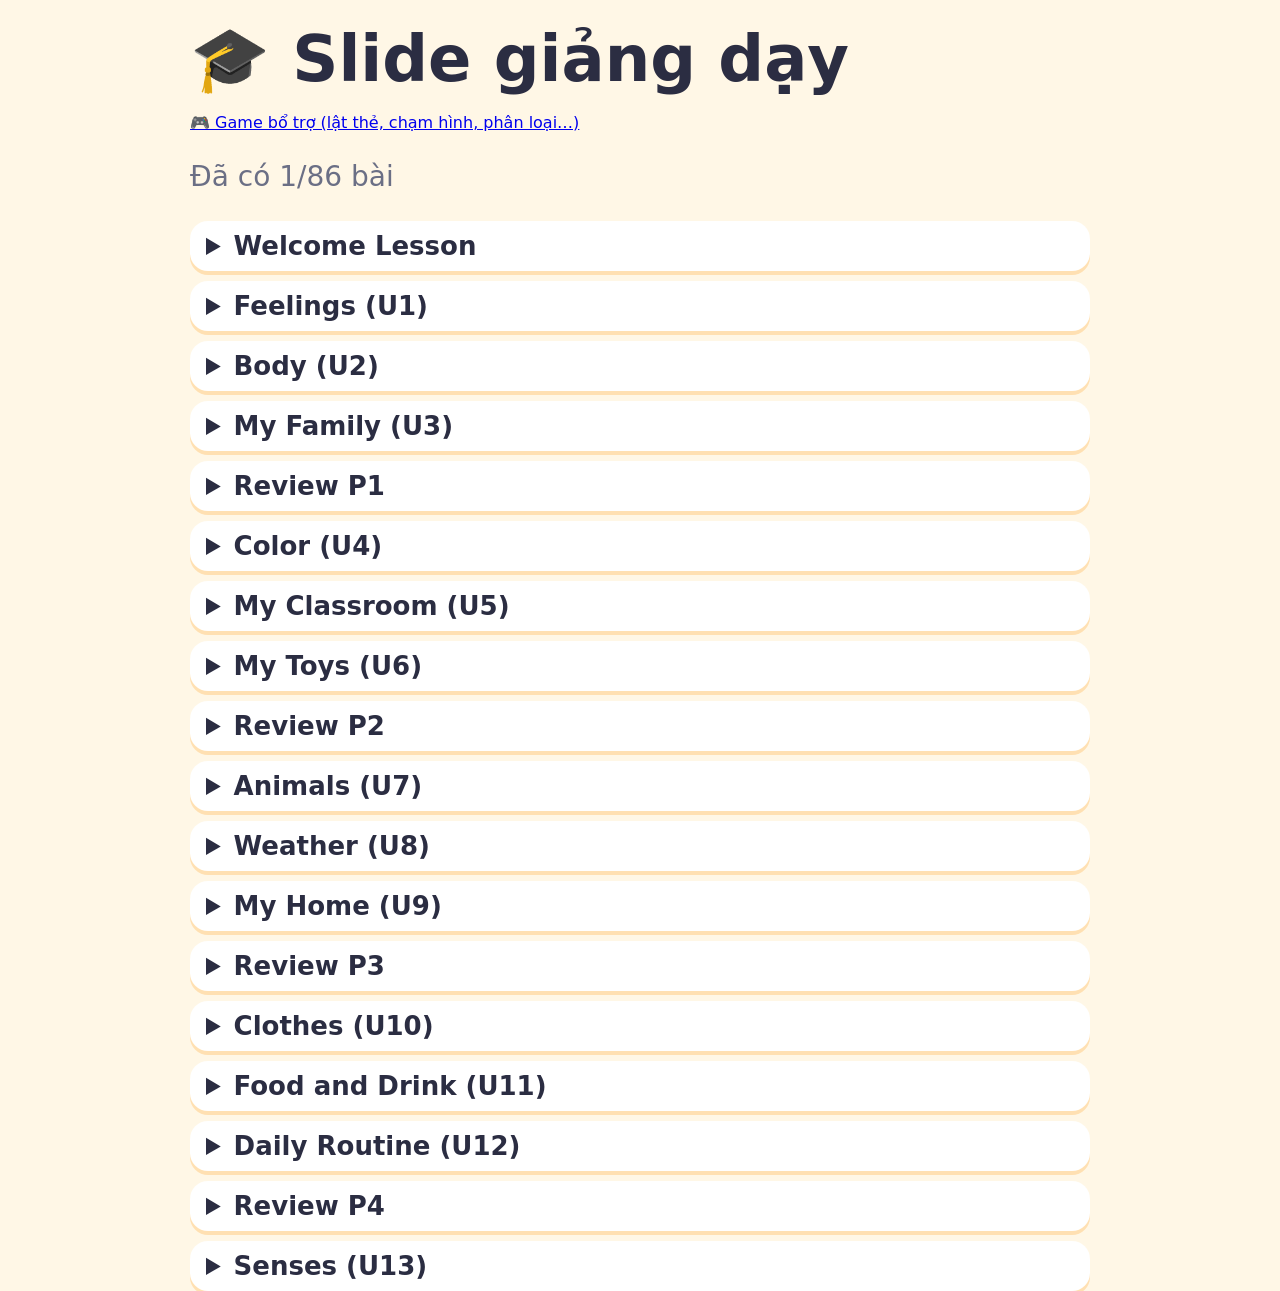
<file: index.html>
<!DOCTYPE html>
<html lang="vi"><head><meta charset="utf-8">
<meta name="viewport" content="width=device-width, initial-scale=1, viewport-fit=cover">
<title>Slide giảng dạy</title><link rel="stylesheet" href="shared/style.css">
<style>body{display:block;overflow:auto;padding:16px}main{max-width:900px;margin:auto}
details{background:var(--card);border-radius:18px;box-shadow:0 4px 0 var(--line);margin:10px 0;padding:10px 16px}
summary{font-size:clamp(18px,2.6vw,26px);font-weight:700;cursor:pointer}
.days{display:flex;flex-wrap:wrap;gap:10px;margin-top:10px}
.days a,.days span{padding:8px 18px;border-radius:14px;font-size:clamp(15px,2vw,20px);text-decoration:none}
.days a{background:var(--b);color:#fff}.days span{background:var(--line);color:var(--mut)}</style></head>
<body><main><h1>🎓 Slide giảng dạy</h1><p><a href="games/index.html">🎮 Game bổ trợ (lật thẻ, chạm hình, phân loại…)</a></p><p id="sum" class="sub"></p><div id="m"></div></main>
<script src="course.js"></script>
<script>
let tot=0,ok=0;
document.getElementById("m").innerHTML=COURSE.map(([u,name,n])=>{
 let h="";for(let k=1;k<=n;k++){const p=`gokids1/${u}/day${k}`;tot++;
  if(DONE.includes(p)){ok++;h+=`<a href="${p}/">Day ${k}</a>`}else h+=`<span>Day ${k}</span>`}
 return `<details><summary>${name}</summary><div class="days">${h}</div></details>`}).join("");
document.getElementById("sum").textContent=`Đã có ${ok}/${tot} bài`;
</script></body></html>
</file>
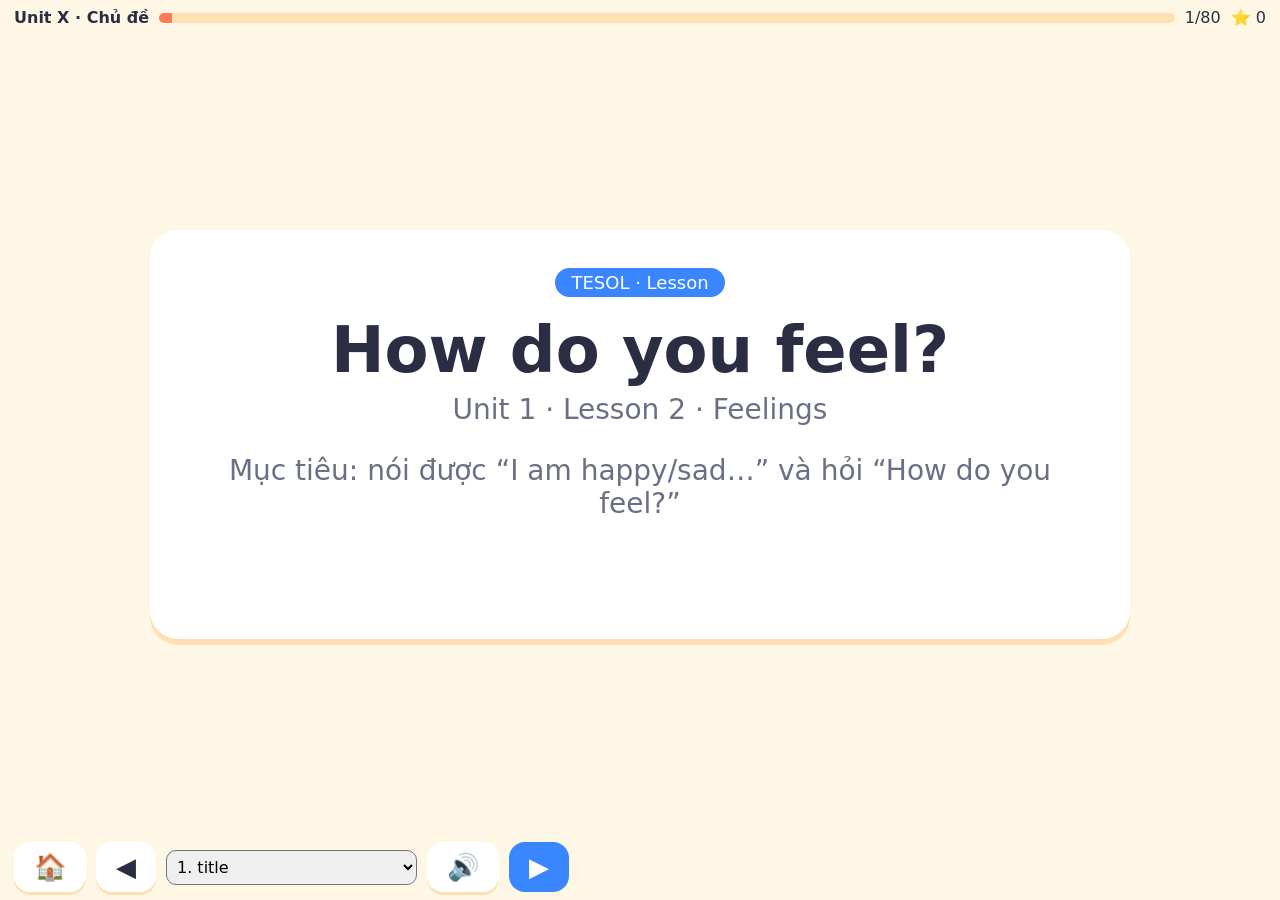
<file: _template/index.html>
<!DOCTYPE html>
<html lang="vi"><head><meta charset="utf-8">
<meta name="viewport" content="width=device-width, initial-scale=1, viewport-fit=cover">
<title>Slide</title><link rel="stylesheet" href="../../../shared/style.css"></head>
<body>
<div id="top"><b id="ttl"></b><div id="bar"><div id="fill"></div></div><span id="pg"></span><span id="stars">⭐ 0</span></div>
<div id="stage"></div>
<div id="nav"><button class="ghost" onclick="location.href='../../../index.html'">🏠</button><button class="ghost" id="prev">◀</button><select id="toc"></select><button class="ghost" id="speak">🔊</button><button id="next">▶</button></div>
<script src="lesson.js"></script>
<script src="../../../shared/engine.js"></script></body></html>
</file>
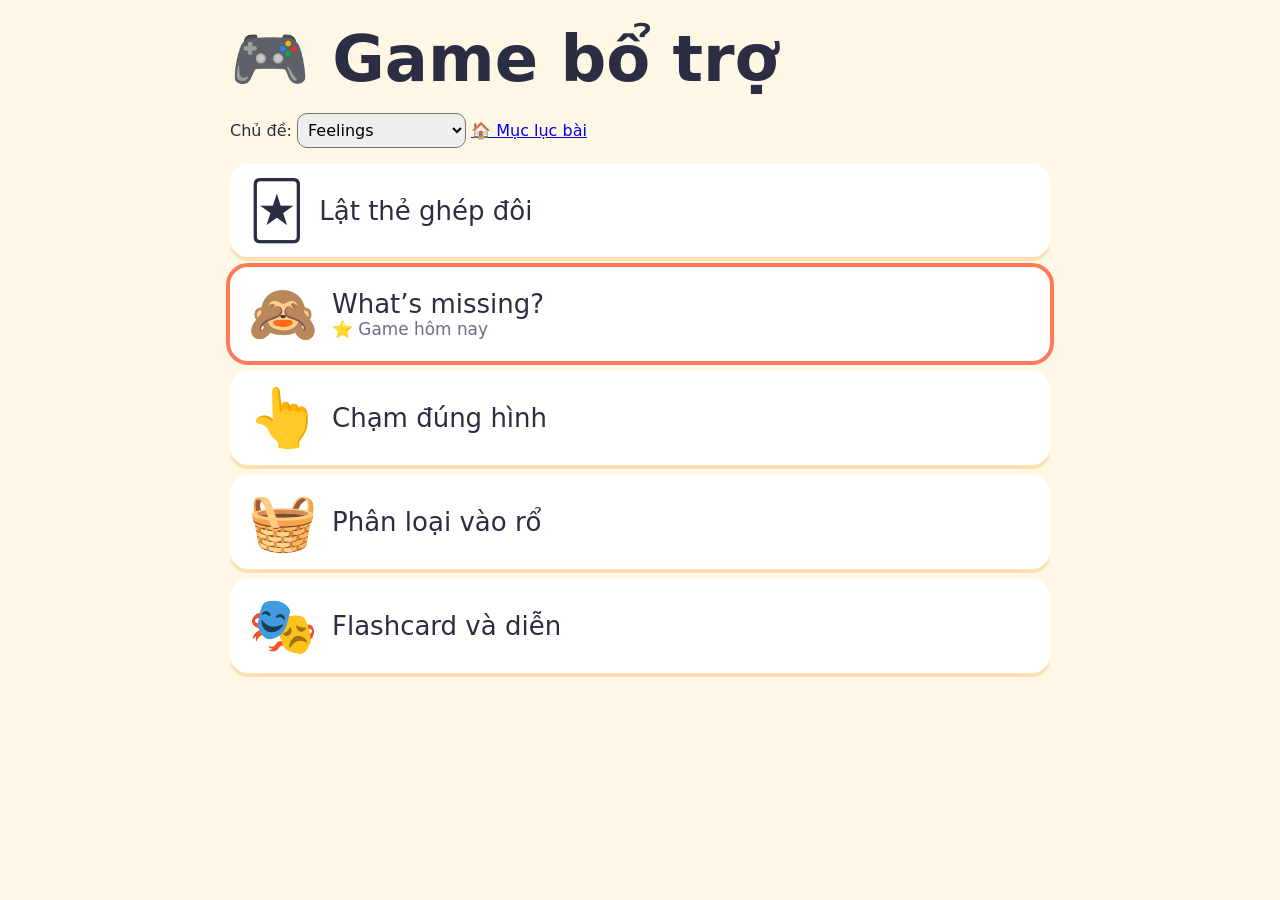
<file: games/index.html>
<!DOCTYPE html>
<html lang="vi"><head><meta charset="utf-8">
<meta name="viewport" content="width=device-width, initial-scale=1, viewport-fit=cover">
<title>Game bổ trợ</title><link rel="stylesheet" href="../shared/style.css">
<style>body{display:block;overflow:auto;padding:16px}main{max-width:820px;margin:auto}
.g{display:flex;align-items:center;gap:14px;background:var(--card);border-radius:18px;box-shadow:0 4px 0 var(--line);padding:14px 18px;margin:10px 0;text-decoration:none;color:var(--ink);font-size:clamp(18px,2.6vw,26px)}
.g span{font-size:clamp(34px,6vw,56px)}.g.t{outline:4px solid var(--a)}.g small{color:var(--mut);display:block;font-size:.65em}</style></head>
<body><main><h1>🎮 Game bổ trợ</h1>
<p>Chủ đề: <select id="tp" style="font:inherit;padding:6px;border-radius:10px"></select> <a href="../index.html">🏠 Mục lục bài</a></p>
<div id="gl"></div></main>
<script src="topics/list.js"></script>
<script>
const GAMES=[["memory","🃏","Lật thẻ ghép đôi"],["missing","🙈","What’s missing?"],["tap","👆","Chạm đúng hình"],["sort","🧺","Phân loại vào rổ"],["flash","🎭","Flashcard và diễn"]];
const today=Math.floor(Date.now()/864e5)%GAMES.length,tp=document.getElementById("tp");
tp.innerHTML=TOPIC_LIST.map(([f,n])=>`<option value="${f}">${n}</option>`).join("");
function draw(){document.getElementById("gl").innerHTML=GAMES.map(([g,e,n],k)=>`<a class="g${k===today?" t":""}" href="play.html?g=${g}&t=${tp.value}"><span>${e}</span><div>${n}${k===today?"<small>⭐ Game hôm nay</small>":""}</div></a>`).join("")}
tp.onchange=draw;draw();
</script></body></html>
</file>
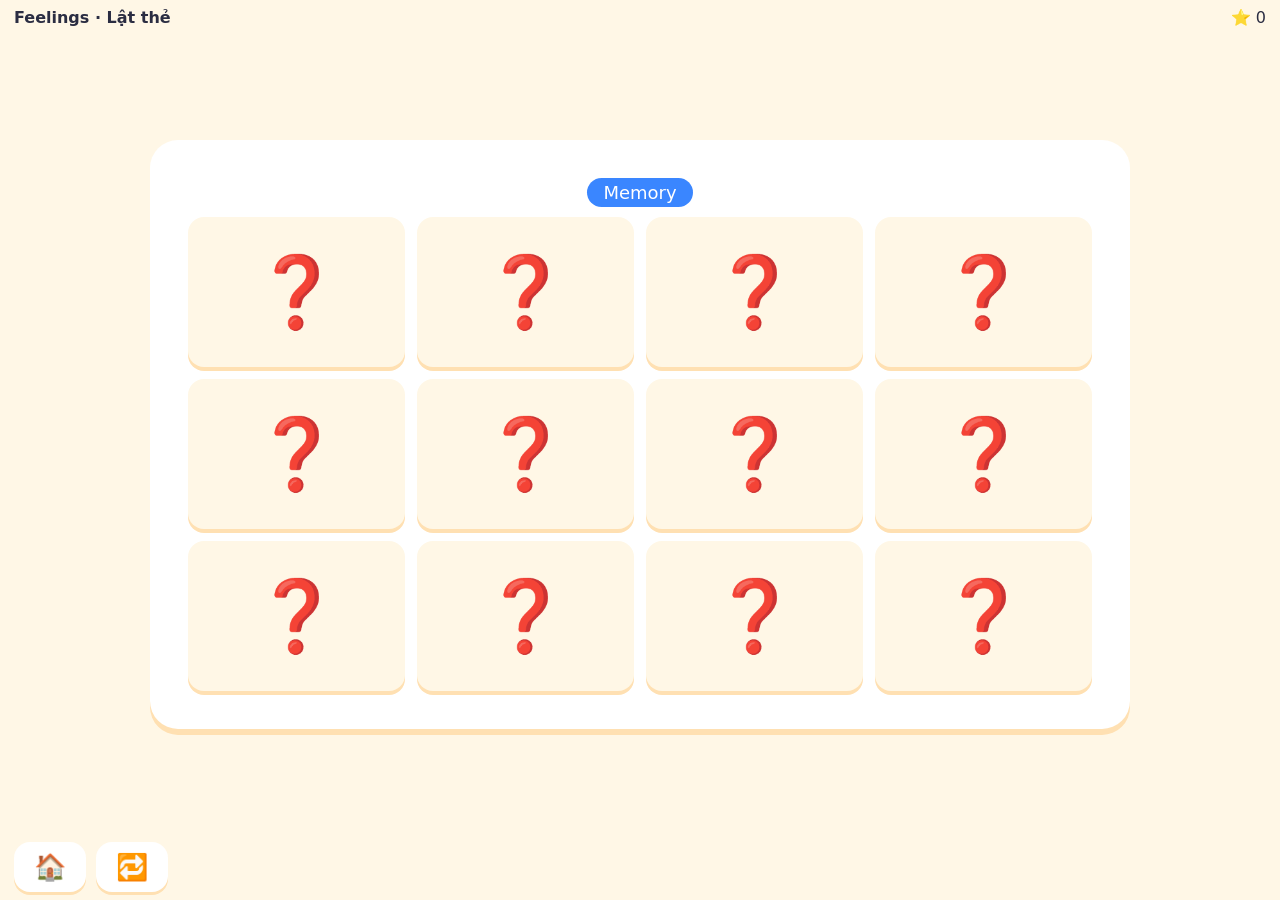
<file: games/play.html>
<!DOCTYPE html>
<html lang="vi"><head><meta charset="utf-8">
<meta name="viewport" content="width=device-width, initial-scale=1, viewport-fit=cover">
<title>Game</title><link rel="stylesheet" href="../shared/style.css">
<style>
.row{display:flex;flex-wrap:wrap;gap:14px;justify-content:center;margin:12px 0}
.opt{background:var(--card);color:var(--ink);box-shadow:0 4px 0 var(--line);border-radius:20px;padding:12px;min-width:110px;font-size:clamp(40px,8vw,90px)}
.pic{font-size:clamp(50px,10vw,100px);min-width:110px}
.g3{display:grid;grid-template-columns:repeat(4,1fr);gap:12px}
.mc{height:clamp(90px,20vh,150px);font-size:clamp(36px,7vw,70px);background:var(--bg);color:var(--ink);box-shadow:0 4px 0 var(--line)}
.mc .f{display:none}.mc.up .f{display:inline}.mc.up .b{display:none}
.basket{border:4px dashed var(--a);border-radius:22px;padding:10px;min-width:150px;flex:1;text-align:center;cursor:pointer;font-size:clamp(18px,3vw,30px);min-height:140px}
.no{background:var(--card)!important;color:var(--ink)!important;animation:sh .4s}
</style></head>
<body>
<div id="top"><b id="ttl"></b><div style="flex:1"></div><span id="stars">⭐ 0</span></div>
<div id="stage"></div>
<div id="nav"><button class="ghost" onclick="location.href='index.html'">🏠</button><button class="ghost" onclick="start()">🔁</button></div>
<script>
const q=new URLSearchParams(location.search),G=q.get("g")||"memory",TN=q.get("t")||"feelings";
const $=s=>document.querySelector(s);let stars=0,cur="";
const sh=a=>{a=[...a];for(let k=a.length;k-->1;){const j=Math.random()*(k+1)|0;[a[k],a[j]]=[a[j],a[k]]}return a};
const say=t=>{if(!window.speechSynthesis)return;speechSynthesis.cancel();const u=new SpeechSynthesisUtterance(t);u.lang="en-US";u.rate=.8;speechSynthesis.speak(u)};
const pic=(it,h=120)=>it.img?`<img src="${it.img}" alt="" style="height:${h}px;max-width:100%;object-fit:contain;border-radius:16px" onerror="this.outerHTML='${it.e||""}'">`:(it.e||"");
const S=h=>{$("#stage").innerHTML=`<div class="card">${h}</div>`};
const win=m=>{stars++;$("#stars").textContent="⭐ "+stars;say(m||"Great job!")};
const end=()=>{S(`<div class="emo">🎉</div><h2>Well done!</h2><button onclick="start()">▶ Chơi lại</button>`);say("Well done!")};
const all=document.querySelectorAll.bind(document);
const GAMES={
memory(){const its=sh(TOPIC.items).slice(0,6);let first=null,lock=false,left=its.length;
 S(`<div class="tag">Memory</div><div class="g3">${sh([...its,...its]).map(it=>`<button class="mc" data-w="${it.w}"><span class="f">${pic(it,90)}</span><span class="b">❓</span></button>`).join("")}</div>`);
 all(".mc").forEach(b=>b.onclick=()=>{if(lock||b.classList.contains("up"))return;b.classList.add("up");
  if(!first){first=b;return}
  if(first.dataset.w===b.dataset.w){say(b.dataset.w);first.classList.add("ok");b.classList.add("ok");first=null;if(!--left){win();setTimeout(end,1500)}}
  else{lock=true;const a=first;first=null;setTimeout(()=>{a.classList.remove("up");b.classList.remove("up");lock=false},900)}})},
missing(){let r=0;(function round(){if(r++>=5)return end();
 const four=sh(TOPIC.items).slice(0,4),miss=four[Math.random()*4|0],rest=TOPIC.items.filter(x=>!four.includes(x)),
 opts=sh([miss,...sh(rest.length>1?rest:four.filter(x=>x!==miss)).slice(0,2)]);
 S(`<div class="tag">What’s missing?</div><div class="row" id="rw">${four.map(it=>`<div class="pic" data-w="${it.w}">${pic(it,110)}</div>`).join("")}</div><h2 id="q">Look!</h2><div class="row" id="op"></div>`);
 four.forEach((it,k)=>setTimeout(()=>say(it.w),k*1000));
 setTimeout(()=>{const slot=$("#rw").querySelector(`[data-w="${miss.w}"]`);slot.innerHTML="❓";$("#q").textContent="What’s missing?";say("What is missing?");
  $("#op").innerHTML=opts.map(it=>`<button class="opt" data-w="${it.w}">${pic(it,90)}</button>`).join("");
  all(".opt").forEach(b=>b.onclick=()=>{if(b.dataset.w===miss.w){b.classList.add("ok");slot.innerHTML=pic(miss,110);win(miss.w+"! Great job!");setTimeout(round,1800)}
   else{b.classList.add("no");say("Try again");setTimeout(()=>b.classList.remove("no"),500)}})},4600)})()},
tap(){let r=0;(function round(){if(r++>=8)return end();const set=sh(TOPIC.items).slice(0,3),t=set[Math.random()*3|0];
 S(`<div class="tag">Tap the picture</div><h2>Where is “${t.w}”?</h2><div class="row">${set.map(it=>`<button class="opt" data-w="${it.w}">${pic(it,140)}</button>`).join("")}</div><button class="ghost" onclick="say('${t.w}')">🔊</button>`);
 say("Where is "+t.w+"?");
 all(".opt").forEach(b=>b.onclick=()=>{if(b.dataset.w===t.w){b.classList.add("ok");win(t.w+"! Great!");setTimeout(round,1500)}else{b.classList.add("no");say(t.w);setTimeout(()=>b.classList.remove("no"),500)}})})()},
sort(){const gs=TOPIC.groups,its=sh(gs.flatMap((g,gi)=>g[1].map(w=>({...TOPIC.items.find(x=>x.w===w),gi}))));let sel=null,left=its.length;
 S(`<div class="tag">Sort it!</div><h2>Tap a picture, then a basket</h2><div class="row">${its.map((it,k)=>`<button class="opt" id="i${k}">${pic(it,90)}</button>`).join("")}</div><div class="row">${gs.map((g,gi)=>`<div class="basket" data-g="${gi}"><b>${g[0]}</b><div class="row" id="b${gi}"></div></div>`).join("")}</div>`);
 its.forEach((it,k)=>$("#i"+k).onclick=()=>{all(".sel").forEach(x=>x.classList.remove("sel"));sel=k;$("#i"+k).classList.add("sel");say(it.w)});
 all(".basket").forEach(b=>b.onclick=()=>{if(sel===null)return;const it=its[sel],el=$("#i"+sel);
  if(it.gi==+b.dataset.g){$("#b"+it.gi).appendChild(el);el.disabled=true;el.classList.remove("sel");sel=null;win(it.w+"!");if(!--left)setTimeout(end,1500)}
  else{b.classList.add("no");say("Try again");setTimeout(()=>b.classList.remove("no"),500)}})},
flash(){let k=0;const L=sh(TOPIC.items);const show=()=>{const it=L[k];cur=it.w+". "+(it.act||"");
 S(`<div class="tag">Flashcard ${k+1}/${L.length}</div><div class="emo" onclick="say('${it.w}')">${pic(it,200)}</div><div class="word">${it.w}</div><h2>${it.act||""}</h2><div class="row"><button class="ghost" id="pv">◀</button><button class="ghost" onclick="say(cur)">🔊</button><button id="nx">▶</button></div>`);
 say(cur);$("#pv").onclick=()=>{k=(k+L.length-1)%L.length;show()};$("#nx").onclick=()=>{if(k===L.length-1){win();end()}else{k++;show()}}};show()}};
const NAMES={memory:"Lật thẻ",missing:"What’s missing?",tap:"Chạm đúng hình",sort:"Phân loại",flash:"Flashcard"};
function start(){(GAMES[G]||GAMES.memory)()}
const sc=document.createElement("script");sc.src=`topics/${TN}.js`;
sc.onload=()=>{$("#ttl").textContent=TOPIC.name+" · "+(NAMES[G]||"");document.title=$("#ttl").textContent;start()};
sc.onerror=()=>S(`<h2>Không tìm thấy topics/${TN}.js</h2>`);document.head.appendChild(sc);
</script></body></html>
</file>
<file: shared/style.css>
:root{box-sizing:border-box;padding-top:env(safe-area-inset-top,0px);padding-bottom:env(safe-area-inset-bottom,0px);
--bg:#fff7e6;--card:#fff;--ink:#2b2d42;--mut:#6b6f85;--a:#ff7a59;--b:#3a86ff;--ok:#2ecc71;--no:#ef476f;--line:#ffe0b2}
@media (prefers-color-scheme:dark){:root:not([data-theme="light"]){--bg:#1d2033;--card:#2a2e48;--ink:#f4f4fb;--mut:#aab0d0;--line:#3c4163}}
*,*:before,*:after{box-sizing:inherit}
html,body{height:100%;margin:0}
body{background:var(--bg);color:var(--ink);font-family:"Comic Sans MS","Baloo 2",system-ui,sans-serif;display:flex;flex-direction:column}
#top,#nav{display:flex;align-items:center;gap:10px;padding:8px 14px}
#bar{flex:1;height:10px;background:var(--line);border-radius:9px;overflow:hidden}
#fill{height:100%;width:0;background:var(--a);transition:width .3s}
#stage{flex:1;display:flex;align-items:center;justify-content:center;padding:10px 18px;overflow:auto}
.card{background:var(--card);border-radius:28px;box-shadow:0 6px 0 var(--line);padding:clamp(16px,3vw,40px);width:min(980px,100%);text-align:center}
.tag{display:inline-block;background:var(--b);color:#fff;border-radius:99px;padding:4px 16px;font-size:clamp(13px,1.6vw,18px);margin-bottom:10px}
h1{font-size:clamp(30px,6vw,64px);margin:6px 0}
h2{font-size:clamp(22px,3.6vw,40px);margin:6px 0}
.emo{font-size:clamp(80px,18vw,200px);line-height:1.1;cursor:pointer}
.word{font-size:clamp(40px,9vw,96px);font-weight:700;color:var(--a);margin:4px 0}
.sub{font-size:clamp(16px,2.6vw,28px);color:var(--mut)}
button{font:inherit;cursor:pointer;border:0;border-radius:16px;background:var(--b);color:#fff;padding:10px 20px;font-size:clamp(16px,2.4vw,26px)}
button.ghost{background:var(--card);color:var(--ink);box-shadow:0 3px 0 var(--line)}
.opts{display:grid;grid-template-columns:repeat(auto-fit,minmax(180px,1fr));gap:14px;margin-top:14px}
.opts button{background:var(--card);color:var(--ink);box-shadow:0 4px 0 var(--line);padding:18px}
.ok{background:var(--ok)!important;color:#fff!important}.no{background:var(--no)!important;color:#fff!important;animation:sh .3s}
@keyframes sh{25%{transform:translateX(-8px)}75%{transform:translateX(8px)}}
.chips{display:flex;flex-wrap:wrap;gap:10px;justify-content:center;min-height:70px;margin:10px 0}
.chip{background:var(--card);color:var(--ink);box-shadow:0 4px 0 var(--line);border:2px dashed var(--line);font-size:clamp(22px,4vw,44px);padding:6px 16px;min-width:56px}
.slot{background:transparent;border:3px dashed var(--a);color:var(--a);min-width:60px}
.lyric{font-size:clamp(20px,3.4vw,36px);margin:8px 0;opacity:.5;transition:.2s}.lyric.on{opacity:1;color:var(--a);transform:scale(1.06)}
#fb{font-size:clamp(22px,3.4vw,38px);min-height:1.4em;margin-top:8px}
#toc{max-width:34vw;font:inherit;padding:6px;border-radius:10px}
.grid{display:grid;grid-template-columns:repeat(auto-fit,minmax(130px,1fr));gap:12px}
.grid div{background:var(--bg);border-radius:18px;padding:10px;cursor:pointer;font-size:clamp(16px,2.2vw,24px)}.grid span{display:block;font-size:clamp(36px,6vw,64px)}
.sel{outline:4px solid var(--b)}
</file>
